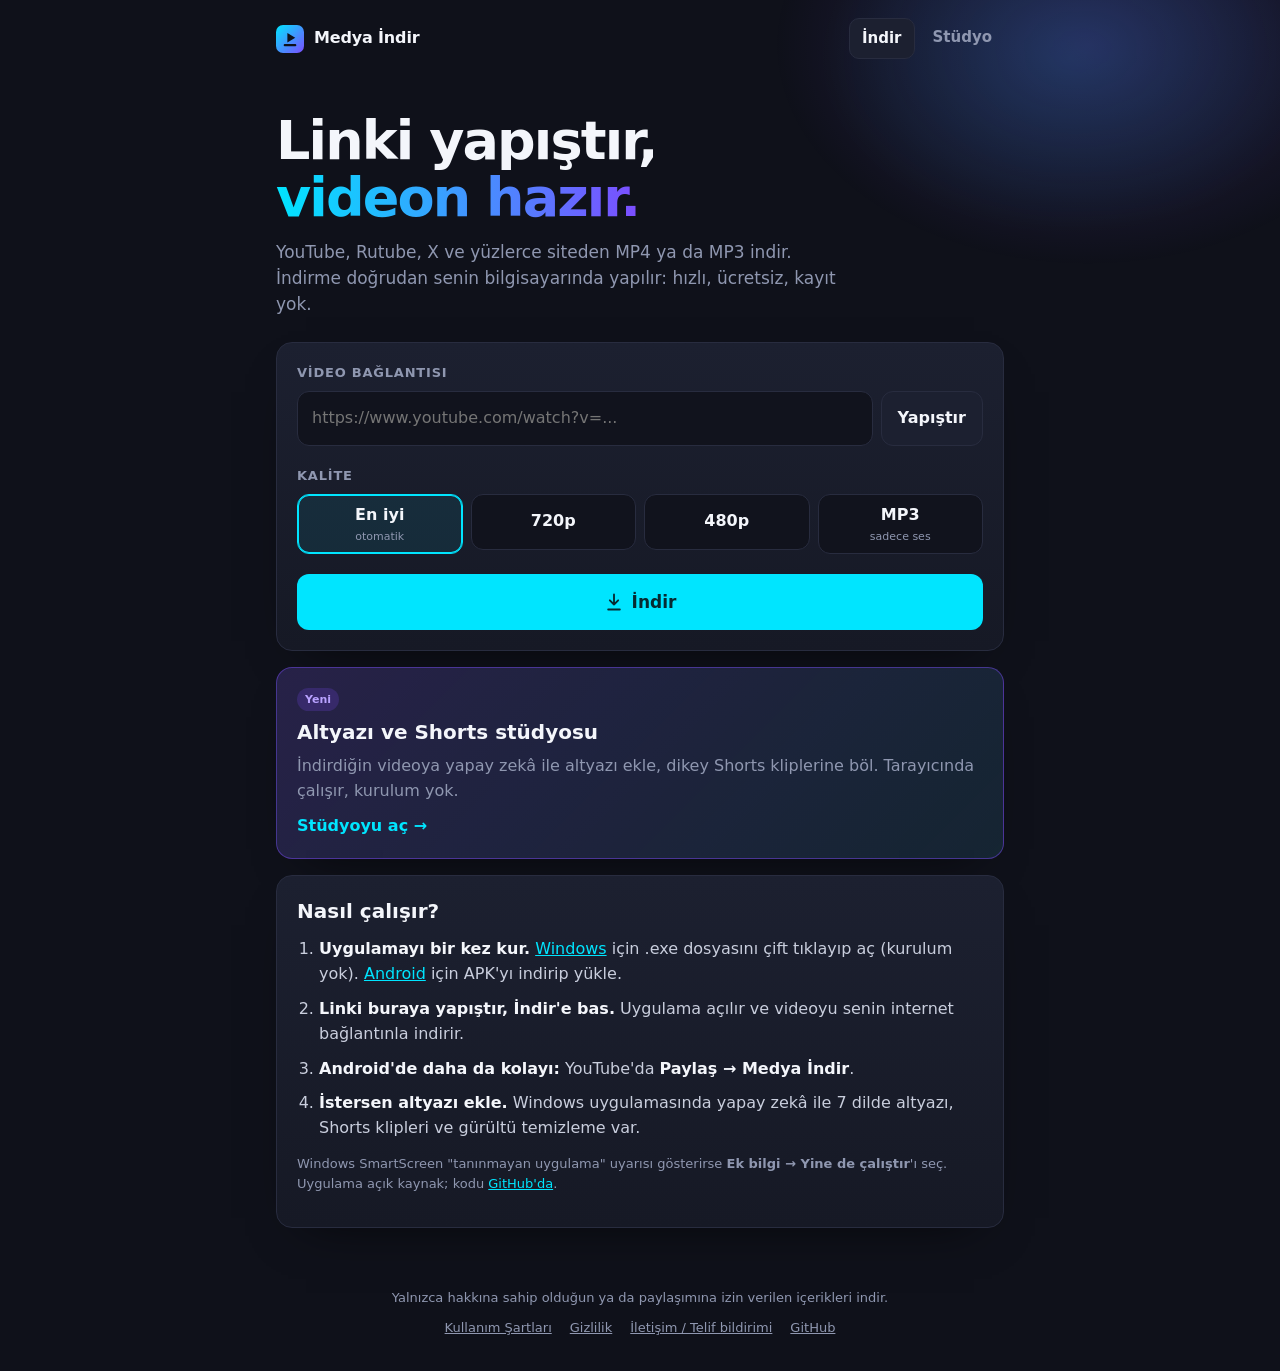
<file: site/index.html>
<!doctype html>
<html lang="tr">
<head>
  <meta charset="utf-8">
  <meta name="viewport" content="width=device-width, initial-scale=1">
  <title>Medya İndir — Linki yapıştır, videon hazır</title>
  <meta name="description" content="Video bağlantısını yapıştır, MP4 veya MP3 olarak bilgisayarına indir. Ücretsiz ve açık kaynak. Yapay zekâ altyazı ve Shorts klipleri.">
  <meta name="theme-color" content="#0F111A">
  <meta property="og:type" content="website">
  <meta property="og:title" content="Medya İndir — Linki yapıştır, videon hazır">
  <meta property="og:description" content="Video bağlantısını yapıştır, MP4 veya MP3 olarak indir. Yapay zekâ altyazı ve Shorts klipleri.">
  <meta property="og:image" content="https://medyaindir.com.tr/og-image.png">
  <meta property="og:locale" content="tr_TR">
  <meta name="twitter:card" content="summary_large_image">
  <link rel="icon" href="favicon.svg" type="image/svg+xml">
  <link rel="stylesheet" href="style.css">
</head>
<body>
  <div class="glow" aria-hidden="true"></div>

  <header class="topbar">
    <a class="brand" href="./">
      <img src="favicon.svg" alt="" width="28" height="28">
      <span>Medya İndir</span>
    </a>
    <nav class="nav">
      <a href="./" aria-current="page">İndir</a>
      <a href="studyo.html">Stüdyo</a>
    </nav>
  </header>

  <main class="wrap">
    <section class="hero">
      <h1>Linki yapıştır,<br><span class="accent">videon hazır.</span></h1>
      <p>YouTube, Rutube, X ve yüzlerce siteden MP4 ya da MP3 indir. İndirme doğrudan senin bilgisayarında yapılır: hızlı, ücretsiz, kayıt yok.</p>
    </section>

    <div class="banner" id="mobile-banner" hidden role="status">
      <strong>iPhone desteklenmiyor.</strong>
      <span>Apple bu tür uygulamalara izin vermiyor. Windows bilgisayarından ya da Android telefondan kullanabilirsin.</span>
    </div>

    <form class="card" id="form" novalidate>
      <label class="label" for="url">Video bağlantısı</label>
      <div class="url-row">
        <input id="url" name="url" type="url" inputmode="url" autocomplete="off" spellcheck="false"
               placeholder="https://www.youtube.com/watch?v=..." required>
        <button type="button" class="btn ghost" id="paste-btn">Yapıştır</button>
      </div>

      <fieldset class="chips">
        <legend class="label">Kalite</legend>
        <label><input type="radio" name="format" value="best" checked><span>En iyi <small>otomatik</small></span></label>
        <label><input type="radio" name="format" value="720p"><span>720p</span></label>
        <label><input type="radio" name="format" value="480p"><span>480p</span></label>
        <label><input type="radio" name="format" value="mp3"><span>MP3 <small>sadece ses</small></span></label>
      </fieldset>

      <p class="error" id="form-error" role="alert" hidden></p>

      <button type="submit" class="btn primary" id="submit-btn">
        <svg viewBox="0 0 24 24" width="20" height="20" aria-hidden="true"><path d="M12 3v12m0 0l-5-5m5 5l5-5M5 21h14" fill="none" stroke="currentColor" stroke-width="2.2" stroke-linecap="round" stroke-linejoin="round"/></svg>
        <span>İndir</span>
      </button>
    </form>

    <section class="card result" id="opened" hidden aria-live="polite">
      <div class="result-icon" aria-hidden="true">
        <svg viewBox="0 0 24 24" width="26" height="26"><path d="M5 12.5l4.5 4.5L19 7.5" fill="none" stroke="currentColor" stroke-width="2.6" stroke-linecap="round" stroke-linejoin="round"/></svg>
      </div>
      <p class="result-title">Uygulamada açılıyor</p>
      <p class="muted">Tarayıcı "Medya İndir açılsın mı?" diye sorarsa <b>Aç</b>'a bas. İndirme uygulamada başlar, dosya İndirilenler klasörüne kaydedilir.</p>
      <p class="muted small" id="no-app-hint">Hiçbir şey olmadıysa uygulama henüz kurulu değil:</p>
      <a class="btn primary" id="get-app" href="#" rel="noopener">Uygulamayı indir (ücretsiz)</a>
      <p class="muted small" id="apk-hint" hidden>APK'yı açarken "bilinmeyen uygulamalara izin ver" sorulursa izin ver. Uygulama Google Play'de değil, doğrudan GitHub'dan iner.</p>
      <button type="button" class="btn link" id="again-btn">Yeni bağlantı</button>
    </section>

    <a class="card studio-promo" href="studyo.html">
      <span class="badge">Yeni</span>
      <span class="promo-title">Altyazı ve Shorts stüdyosu</span>
      <span class="muted">İndirdiğin videoya yapay zekâ ile altyazı ekle, dikey Shorts kliplerine böl. Tarayıcında çalışır, kurulum yok.</span>
      <span class="promo-cta">Stüdyoyu aç →</span>
    </a>

    <section class="card how" id="nasil">
      <h2>Nasıl çalışır?</h2>
      <ol>
        <li><b>Uygulamayı bir kez kur.</b> <a href="#" data-win-link>Windows</a> için .exe dosyasını çift tıklayıp aç (kurulum yok). <a href="#" data-android-link>Android</a> için APK'yı indirip yükle.</li>
        <li><b>Linki buraya yapıştır, İndir'e bas.</b> Uygulama açılır ve videoyu senin internet bağlantınla indirir.</li>
        <li><b>Android'de daha da kolayı:</b> YouTube'da <b>Paylaş → Medya İndir</b>.</li>
        <li><b>İstersen altyazı ekle.</b> Windows uygulamasında yapay zekâ ile 7 dilde altyazı, Shorts klipleri ve gürültü temizleme var.</li>
      </ol>
      <p class="muted small">Windows SmartScreen "tanınmayan uygulama" uyarısı gösterirse <b>Ek bilgi → Yine de çalıştır</b>'ı seç. Uygulama açık kaynak; kodu <a href="https://github.com/Oguzhan61-dilmac/media-downloader-hub" target="_blank" rel="noopener">GitHub'da</a>.</p>
    </section>
  </main>

  <footer class="footer">
    <p>Yalnızca hakkına sahip olduğun ya da paylaşımına izin verilen içerikleri indir.</p>
    <nav class="footer-links">
      <a href="kullanim-sartlari.html">Kullanım Şartları</a>
      <a href="gizlilik.html">Gizlilik</a>
      <a href="https://github.com/Oguzhan61-dilmac/media-downloader-hub/issues" target="_blank" rel="noopener">İletişim / Telif bildirimi</a>
      <a href="https://github.com/Oguzhan61-dilmac/media-downloader-hub" target="_blank" rel="noopener">GitHub</a>
    </nav>
  </footer>

  <script src="app.js"></script>
</body>
</html>
</file>
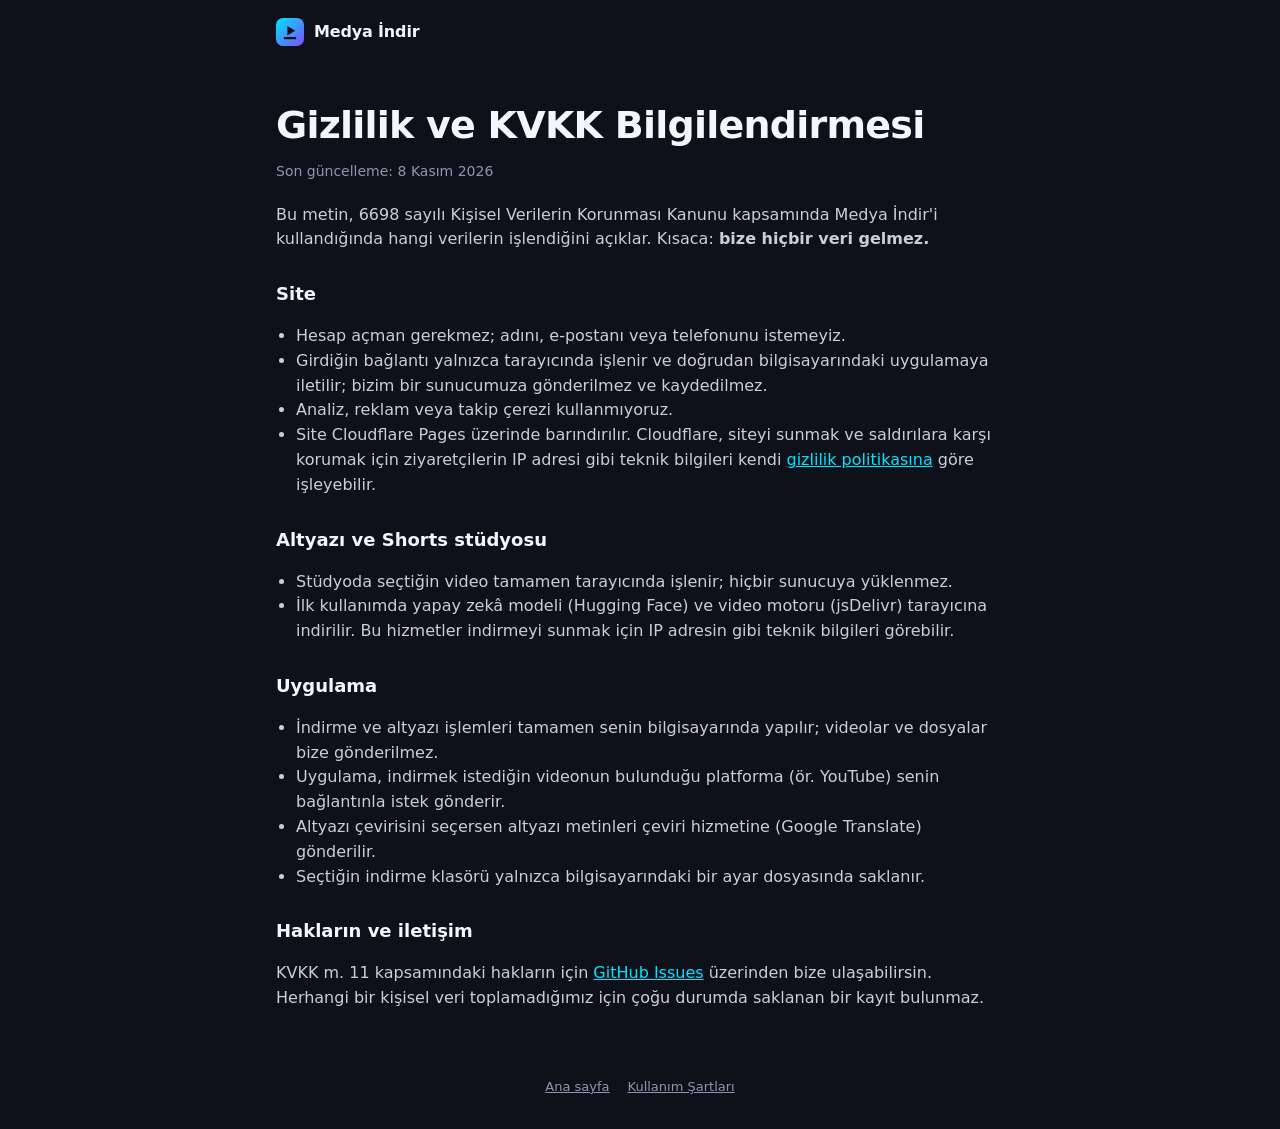
<file: site/gizlilik.html>
<!doctype html>
<html lang="tr">
<head>
  <meta charset="utf-8">
  <meta name="viewport" content="width=device-width, initial-scale=1">
  <title>Gizlilik — Medya İndir</title>
  <meta name="description" content="Medya İndir gizlilik politikası ve KVKK bilgilendirmesi.">
  <link rel="icon" href="favicon.svg" type="image/svg+xml">
  <link rel="stylesheet" href="style.css">
</head>
<body>
  <!-- ŞABLON: Yayına almadan önce bir hukukçuya kontrol ettir. -->
  <header class="topbar">
    <a class="brand" href="./"><img src="favicon.svg" alt="" width="28" height="28"><span>Medya İndir</span></a>
  </header>

  <main class="wrap legal">
    <h1>Gizlilik ve KVKK Bilgilendirmesi</h1>
    <p class="updated">Son güncelleme: 8 Kasım 2026</p>

    <p>Bu metin, 6698 sayılı Kişisel Verilerin Korunması Kanunu kapsamında Medya İndir'i kullandığında
      hangi verilerin işlendiğini açıklar. Kısaca: <b>bize hiçbir veri gelmez.</b></p>

    <h2>Site</h2>
    <ul>
      <li>Hesap açman gerekmez; adını, e-postanı veya telefonunu istemeyiz.</li>
      <li>Girdiğin bağlantı yalnızca tarayıcında işlenir ve doğrudan bilgisayarındaki uygulamaya iletilir; bizim bir sunucumuza gönderilmez ve kaydedilmez.</li>
      <li>Analiz, reklam veya takip çerezi kullanmıyoruz.</li>
      <li>Site Cloudflare Pages üzerinde barındırılır. Cloudflare, siteyi sunmak ve saldırılara karşı korumak için ziyaretçilerin IP adresi gibi teknik bilgileri kendi
        <a href="https://www.cloudflare.com/privacypolicy/" target="_blank" rel="noopener">gizlilik politikasına</a> göre işleyebilir.</li>
    </ul>

    <h2>Altyazı ve Shorts stüdyosu</h2>
    <ul>
      <li>Stüdyoda seçtiğin video tamamen tarayıcında işlenir; hiçbir sunucuya yüklenmez.</li>
      <li>İlk kullanımda yapay zekâ modeli (Hugging Face) ve video motoru (jsDelivr) tarayıcına indirilir. Bu hizmetler indirmeyi sunmak için IP adresin gibi teknik bilgileri görebilir.</li>
    </ul>

    <h2>Uygulama</h2>
    <ul>
      <li>İndirme ve altyazı işlemleri tamamen senin bilgisayarında yapılır; videolar ve dosyalar bize gönderilmez.</li>
      <li>Uygulama, indirmek istediğin videonun bulunduğu platforma (ör. YouTube) senin bağlantınla istek gönderir.</li>
      <li>Altyazı çevirisini seçersen altyazı metinleri çeviri hizmetine (Google Translate) gönderilir.</li>
      <li>Seçtiğin indirme klasörü yalnızca bilgisayarındaki bir ayar dosyasında saklanır.</li>
    </ul>

    <h2>Hakların ve iletişim</h2>
    <p>KVKK m. 11 kapsamındaki hakların için
      <a href="https://github.com/Oguzhan61-dilmac/media-downloader-hub/issues" target="_blank" rel="noopener">GitHub Issues</a> üzerinden bize ulaşabilirsin.
      Herhangi bir kişisel veri toplamadığımız için çoğu durumda saklanan bir kayıt bulunmaz.</p>
  </main>

  <footer class="footer">
    <nav class="footer-links">
      <a href="./">Ana sayfa</a>
      <a href="kullanim-sartlari.html">Kullanım Şartları</a>
    </nav>
  </footer>
</body>
</html>
</file>
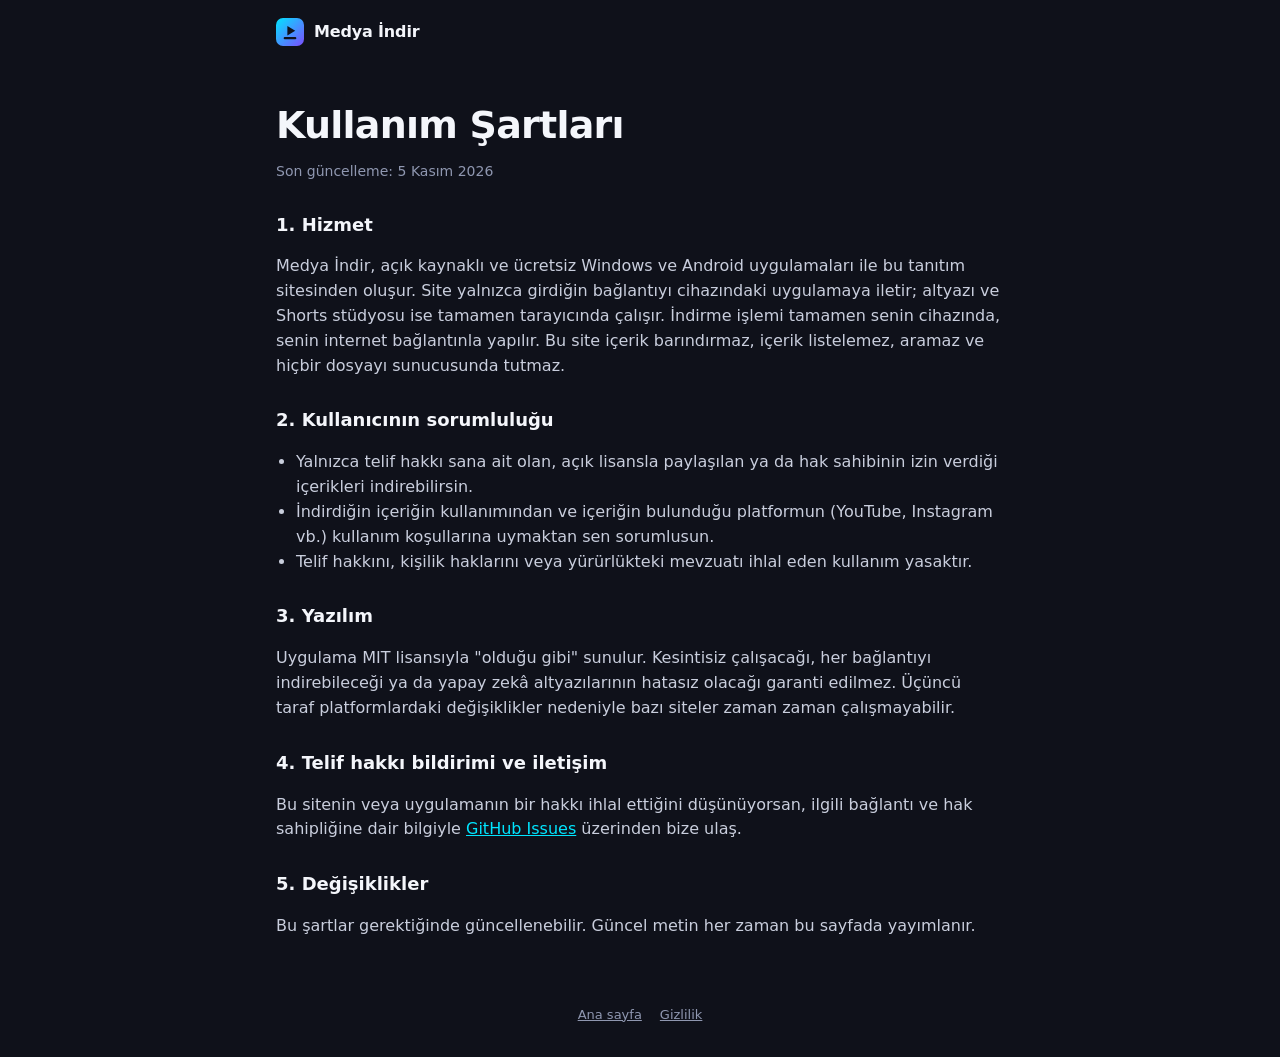
<file: site/kullanim-sartlari.html>
<!doctype html>
<html lang="tr">
<head>
  <meta charset="utf-8">
  <meta name="viewport" content="width=device-width, initial-scale=1">
  <title>Kullanım Şartları — Medya İndir</title>
  <meta name="description" content="Medya İndir kullanım şartları ve telif hakkı bildirimi.">
  <link rel="icon" href="favicon.svg" type="image/svg+xml">
  <link rel="stylesheet" href="style.css">
</head>
<body>
  <!-- ŞABLON: Yayına almadan önce bir hukukçuya kontrol ettir. -->
  <header class="topbar">
    <a class="brand" href="./"><img src="favicon.svg" alt="" width="28" height="28"><span>Medya İndir</span></a>
  </header>

  <main class="wrap legal">
    <h1>Kullanım Şartları</h1>
    <p class="updated">Son güncelleme: 5 Kasım 2026</p>

    <h2>1. Hizmet</h2>
    <p>Medya İndir, açık kaynaklı ve ücretsiz Windows ve Android uygulamaları ile bu tanıtım sitesinden oluşur.
      Site yalnızca girdiğin bağlantıyı cihazındaki uygulamaya iletir; altyazı ve Shorts stüdyosu ise tamamen tarayıcında çalışır. İndirme işlemi tamamen senin cihazında,
      senin internet bağlantınla yapılır. Bu site içerik barındırmaz, içerik listelemez, aramaz ve hiçbir dosyayı sunucusunda tutmaz.</p>

    <h2>2. Kullanıcının sorumluluğu</h2>
    <ul>
      <li>Yalnızca telif hakkı sana ait olan, açık lisansla paylaşılan ya da hak sahibinin izin verdiği içerikleri indirebilirsin.</li>
      <li>İndirdiğin içeriğin kullanımından ve içeriğin bulunduğu platformun (YouTube, Instagram vb.) kullanım koşullarına uymaktan sen sorumlusun.</li>
      <li>Telif hakkını, kişilik haklarını veya yürürlükteki mevzuatı ihlal eden kullanım yasaktır.</li>
    </ul>

    <h2>3. Yazılım</h2>
    <p>Uygulama MIT lisansıyla "olduğu gibi" sunulur. Kesintisiz çalışacağı, her bağlantıyı indirebileceği ya da yapay zekâ
      altyazılarının hatasız olacağı garanti edilmez. Üçüncü taraf platformlardaki değişiklikler nedeniyle bazı siteler zaman zaman çalışmayabilir.</p>

    <h2>4. Telif hakkı bildirimi ve iletişim</h2>
    <p>Bu sitenin veya uygulamanın bir hakkı ihlal ettiğini düşünüyorsan, ilgili bağlantı ve hak sahipliğine dair bilgiyle
      <a href="https://github.com/Oguzhan61-dilmac/media-downloader-hub/issues" target="_blank" rel="noopener">GitHub Issues</a> üzerinden bize ulaş.</p>

    <h2>5. Değişiklikler</h2>
    <p>Bu şartlar gerektiğinde güncellenebilir. Güncel metin her zaman bu sayfada yayımlanır.</p>
  </main>

  <footer class="footer">
    <nav class="footer-links">
      <a href="./">Ana sayfa</a>
      <a href="gizlilik.html">Gizlilik</a>
    </nav>
  </footer>
</body>
</html>
</file>
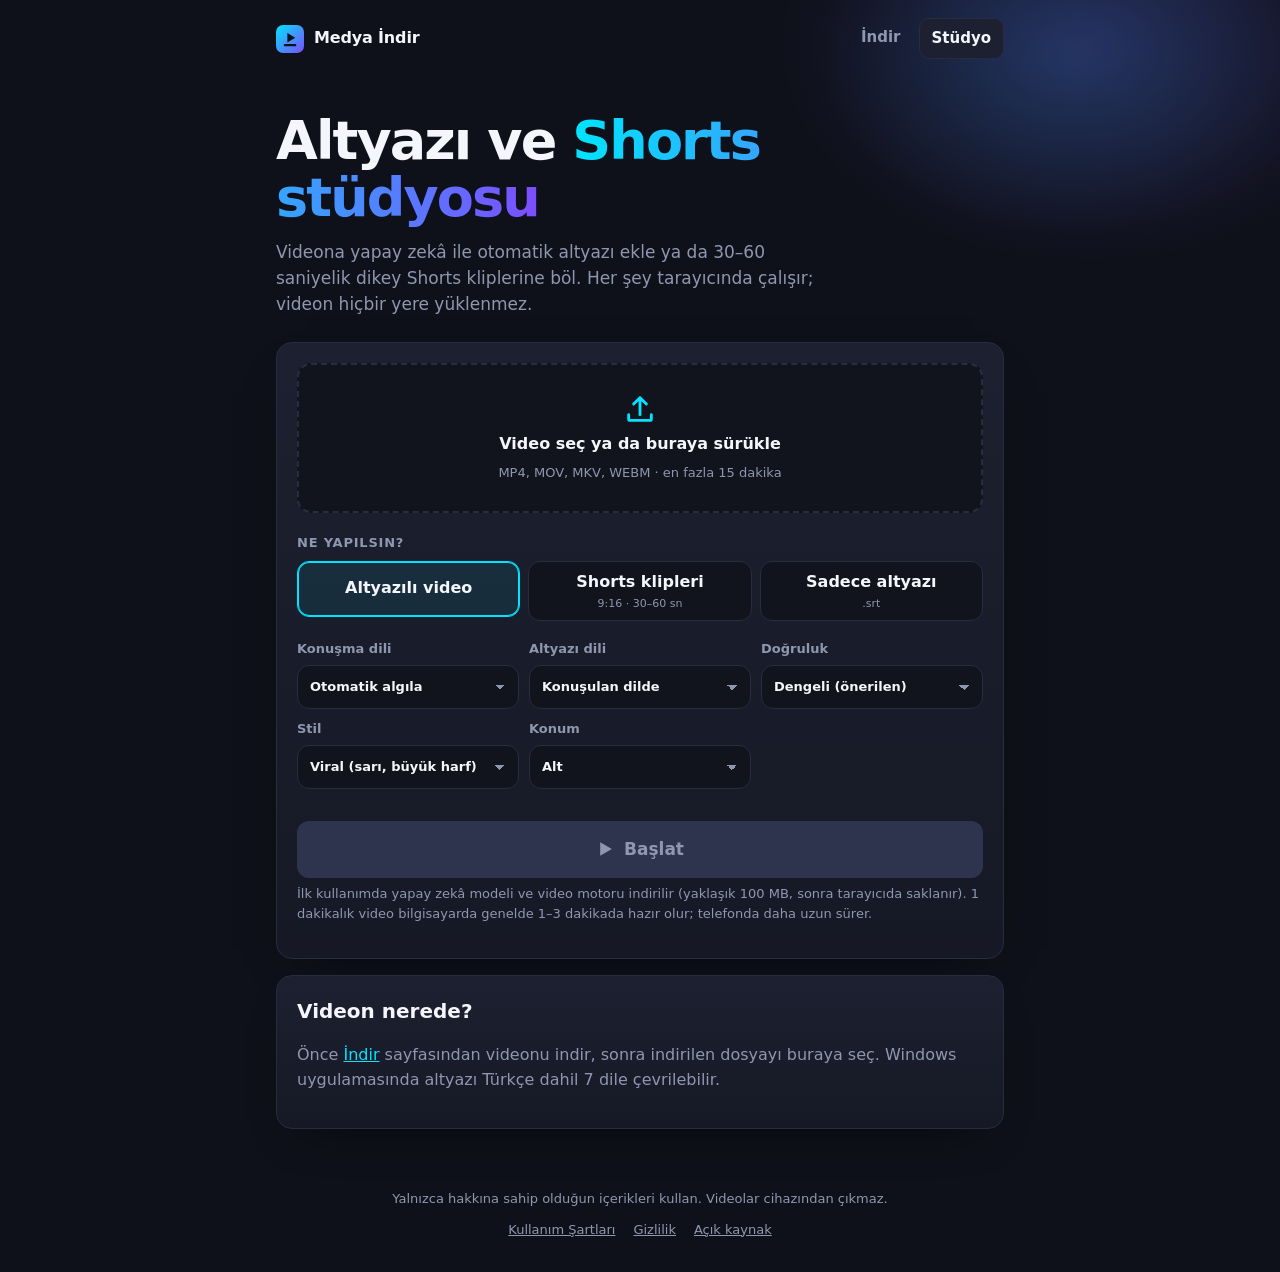
<file: site/studyo.html>
<!doctype html>
<html lang="tr">
<head>
  <meta charset="utf-8">
  <meta name="viewport" content="width=device-width, initial-scale=1">
  <title>Altyazı ve Shorts Stüdyosu — Medya İndir</title>
  <meta name="description" content="Videona yapay zekâ ile otomatik altyazı ekle, Shorts/Reels kliplerine böl. Ücretsiz, kayıt yok, video cihazından çıkmaz.">
  <meta name="theme-color" content="#0F111A">
  <meta property="og:type" content="website">
  <meta property="og:title" content="Altyazı ve Shorts Stüdyosu — Medya İndir">
  <meta property="og:description" content="Yapay zekâ ile otomatik altyazı ve dikey Shorts klipleri. Tarayıcında çalışır, video cihazından çıkmaz.">
  <meta property="og:image" content="https://medyaindir.com.tr/og-image.png">
  <meta name="twitter:card" content="summary_large_image">
  <link rel="icon" href="favicon.svg" type="image/svg+xml">
  <link rel="stylesheet" href="style.css">
  <script src="vendor/jszip.min.js" defer></script>
</head>
<body>
  <div class="glow" aria-hidden="true"></div>

  <header class="topbar">
    <a class="brand" href="./">
      <img src="favicon.svg" alt="" width="28" height="28">
      <span>Medya İndir</span>
    </a>
    <nav class="nav">
      <a href="./">İndir</a>
      <a href="studyo.html" aria-current="page">Stüdyo</a>
    </nav>
  </header>

  <main class="wrap">
    <section class="hero">
      <h1>Altyazı ve <span class="accent">Shorts stüdyosu</span></h1>
      <p>Videona yapay zekâ ile otomatik altyazı ekle ya da 30–60 saniyelik dikey Shorts kliplerine böl. Her şey tarayıcında çalışır; videon hiçbir yere yüklenmez.</p>
    </section>

    <form class="card" id="studio-form" novalidate>
      <label class="dropzone" id="drop" for="file">
        <input type="file" id="file" accept="video/*,.mkv" hidden>
        <svg viewBox="0 0 24 24" width="34" height="34" aria-hidden="true"><path d="M12 16V4m0 0l-4.5 4.5M12 4l4.5 4.5M4 16v3a1 1 0 001 1h14a1 1 0 001-1v-3" fill="none" stroke="currentColor" stroke-width="2" stroke-linecap="round" stroke-linejoin="round"/></svg>
        <span class="drop-title">Video seç ya da buraya sürükle</span>
        <span class="muted small" id="file-info">MP4, MOV, MKV, WEBM · en fazla 15 dakika</span>
      </label>
      <video id="preview" class="preview" controls playsinline hidden></video>

      <fieldset class="chips chips-3">
        <legend class="label">Ne yapılsın?</legend>
        <label><input type="radio" name="mode" value="video" checked><span>Altyazılı video</span></label>
        <label><input type="radio" name="mode" value="shorts"><span>Shorts klipleri <small>9:16 · 30–60 sn</small></span></label>
        <label><input type="radio" name="mode" value="srt"><span>Sadece altyazı <small>.srt</small></span></label>
      </fieldset>

      <div class="studio-grid">
        <label>Konuşma dili
          <select name="lang">
            <option value="">Otomatik algıla</option>
            <option value="turkish">Türkçe</option>
            <option value="english">İngilizce</option>
            <option value="german">Almanca</option>
            <option value="arabic">Arapça</option>
            <option value="spanish">İspanyolca</option>
            <option value="french">Fransızca</option>
            <option value="russian">Rusça</option>
          </select>
        </label>
        <label>Altyazı dili
          <select name="output_lang">
            <option value="same">Konuşulan dilde</option>
            <option value="en">İngilizceye çevir</option>
          </select>
        </label>
        <label>Doğruluk
          <select name="model">
            <option value="onnx-community/whisper-base">Dengeli (önerilen)</option>
            <option value="onnx-community/whisper-tiny">Hızlı</option>
            <option value="onnx-community/whisper-small">En doğru (yavaş, ~250 MB)</option>
          </select>
        </label>
        <label>Stil
          <select name="style">
            <option value="viral">Viral (sarı, büyük harf)</option>
            <option value="minimal">Minimal kutu</option>
            <option value="neon">Neon</option>
          </select>
        </label>
        <label>Konum
          <select name="position">
            <option value="bottom">Alt</option>
            <option value="center">Orta</option>
            <option value="top">Üst</option>
          </select>
        </label>
      </div>

      <p class="error" id="studio-error" role="alert" hidden></p>

      <button type="submit" class="btn primary" id="start-btn" disabled>
        <svg viewBox="0 0 24 24" width="20" height="20" aria-hidden="true"><path d="M5 4l14 8-14 8z" fill="currentColor"/></svg>
        <span>Başlat</span>
      </button>
      <p class="hint">İlk kullanımda yapay zekâ modeli ve video motoru indirilir (yaklaşık 100 MB, sonra tarayıcıda saklanır). 1 dakikalık video bilgisayarda genelde 1–3 dakikada hazır olur; telefonda daha uzun sürer.</p>
    </form>

    <section class="card progress" id="studio-progress" hidden aria-live="polite">
      <div class="progress-head">
        <div>
          <p class="step" id="s-step">Hazırlanıyor...</p>
          <p class="detail" id="s-detail"></p>
        </div>
        <span class="pct" id="s-pct"></span>
      </div>
      <div class="bar"><div class="fill" id="s-fill"></div></div>
      <div class="progress-foot">
        <span class="muted small">Sekmeyi kapatma; işlem bu sayfada sürüyor.</span>
        <button type="button" class="btn link" id="s-cancel">İptal et</button>
      </div>
    </section>

    <section class="card" id="results" hidden>
      <div class="results-head">
        <div class="result-icon" aria-hidden="true">
          <svg viewBox="0 0 24 24" width="26" height="26"><path d="M5 12.5l4.5 4.5L19 7.5" fill="none" stroke="currentColor" stroke-width="2.6" stroke-linecap="round" stroke-linejoin="round"/></svg>
        </div>
        <div>
          <p class="result-title">Hazır</p>
          <p class="muted small" id="result-time"></p>
        </div>
      </div>
      <ul class="result-list" id="result-list"></ul>
      <button type="button" class="btn link" id="again">Başka bir video</button>
    </section>

    <section class="card how">
      <h2>Videon nerede?</h2>
      <p class="muted">Önce <a href="./">İndir</a> sayfasından videonu indir, sonra indirilen dosyayı buraya seç. Windows uygulamasında altyazı Türkçe dahil 7 dile çevrilebilir.</p>
    </section>
  </main>

  <footer class="footer">
    <p>Yalnızca hakkına sahip olduğun içerikleri kullan. Videolar cihazından çıkmaz.</p>
    <nav class="footer-links">
      <a href="kullanim-sartlari.html">Kullanım Şartları</a>
      <a href="gizlilik.html">Gizlilik</a>
      <a href="https://github.com/Oguzhan61-dilmac/media-downloader-hub" target="_blank" rel="noopener">Açık kaynak</a>
    </nav>
  </footer>

  <script type="module" src="studio.js"></script>
</body>
</html>
</file>
<file: site/style.css>
:root {
  --bg: #0F111A;
  --card: #161925;
  --card-2: #1C2030;
  --border: #282C3F;
  --input: #11131D;
  --text: #F4F6FB;
  --muted: #8F97B0;
  --accent: #00E5FF;
  --accent-ink: #062A31;
  --violet: #7C4DFF;
  --success: #00E676;
  --error: #FF6B6B;
  --warn: #FFD54F;
  --radius: 16px;
  --font: ui-sans-serif, system-ui, -apple-system, "Segoe UI", Roboto, "Helvetica Neue", Arial, sans-serif;
}

* { box-sizing: border-box; }
html { -webkit-text-size-adjust: 100%; }
body {
  margin: 0;
  min-height: 100vh;
  background: var(--bg);
  color: var(--text);
  font: 16px/1.55 var(--font);
  display: flex;
  flex-direction: column;
  overflow-x: hidden;
}
[hidden] { display: none !important; }
a { color: var(--accent); }

.glow {
  position: fixed;
  inset: -30vh -20vw auto auto;
  width: 70vw;
  height: 70vh;
  background: radial-gradient(closest-side, rgba(124, 77, 255, .22), transparent 70%),
              radial-gradient(closest-side, rgba(0, 229, 255, .14), transparent 70%) 40% 60% / 80% 80% no-repeat;
  pointer-events: none;
  z-index: 0;
}

.topbar, .wrap, .footer { position: relative; z-index: 1; }

.topbar {
  display: flex;
  align-items: center;
  justify-content: space-between;
  gap: 12px;
  max-width: 760px;
  width: 100%;
  margin: 0 auto;
  padding: 18px 16px;
}
.brand {
  display: inline-flex;
  align-items: center;
  gap: 10px;
  color: var(--text);
  text-decoration: none;
  font-weight: 700;
  letter-spacing: -.01em;
}
.toplink { color: var(--muted); text-decoration: none; font-size: 14px; }
.toplink:hover { color: var(--text); }

.wrap {
  max-width: 760px;
  width: 100%;
  margin: 0 auto;
  padding: 8px 16px 40px;
  flex: 1;
}

.hero { padding: 28px 0 24px; }
.hero h1 {
  margin: 0 0 12px;
  font-size: clamp(34px, 7vw, 54px);
  line-height: 1.05;
  letter-spacing: -.035em;
  font-weight: 800;
}
.accent {
  background: linear-gradient(90deg, var(--accent), var(--violet));
  -webkit-background-clip: text;
  background-clip: text;
  color: transparent;
}
.hero p { margin: 0; max-width: 560px; color: var(--muted); font-size: 17px; }

.banner {
  display: grid;
  gap: 4px;
  margin-bottom: 16px;
  padding: 14px 16px;
  border: 1px solid rgba(255, 213, 79, .35);
  background: rgba(255, 213, 79, .08);
  border-radius: 12px;
  font-size: 14px;
}
.banner strong { color: var(--warn); }

.card {
  background: linear-gradient(180deg, var(--card-2), var(--card));
  border: 1px solid var(--border);
  border-radius: var(--radius);
  padding: 20px;
  margin-bottom: 16px;
  box-shadow: 0 20px 50px -30px rgba(0, 0, 0, .8);
}

.label {
  display: block;
  font-size: 13px;
  font-weight: 600;
  color: var(--muted);
  text-transform: uppercase;
  letter-spacing: .06em;
  margin-bottom: 8px;
  padding: 0;
}

.url-row { display: flex; gap: 8px; }
input[type="url"], select {
  width: 100%;
  min-width: 0;
  background: var(--input);
  color: var(--text);
  border: 1px solid var(--border);
  border-radius: 12px;
  padding: 14px 14px;
  font: inherit;
  outline: none;
  transition: border-color .15s, box-shadow .15s;
}
input[type="url"]:focus, select:focus {
  border-color: var(--accent);
  box-shadow: 0 0 0 3px rgba(0, 229, 255, .18);
}
select { padding: 11px 12px; appearance: none; background-image: linear-gradient(45deg, transparent 50%, var(--muted) 50%), linear-gradient(135deg, var(--muted) 50%, transparent 50%); background-position: calc(100% - 18px) 52%, calc(100% - 13px) 52%; background-size: 5px 5px; background-repeat: no-repeat; padding-right: 32px; }

.btn {
  display: inline-flex;
  align-items: center;
  justify-content: center;
  gap: 8px;
  border: 0;
  border-radius: 12px;
  font: inherit;
  font-weight: 700;
  cursor: pointer;
  text-decoration: none;
  transition: transform .08s, filter .15s, background .15s;
}
.btn:active { transform: translateY(1px); }
.btn.primary {
  width: 100%;
  padding: 15px 18px;
  background: var(--accent);
  color: var(--accent-ink);
  font-size: 17px;
}
.btn.primary:hover { filter: brightness(1.08); }
.btn.primary:disabled { background: #2E344E; color: var(--muted); cursor: progress; }
.btn.ghost {
  flex: none;
  padding: 0 16px;
  background: var(--card-2);
  color: var(--text);
  border: 1px solid var(--border);
}
.btn.ghost:hover { border-color: var(--accent); }
.btn.link { background: none; color: var(--muted); padding: 8px; font-weight: 600; }
.btn.link:hover { color: var(--text); }

.chips {
  display: grid;
  grid-template-columns: repeat(4, 1fr);
  gap: 8px;
  border: 0;
  margin: 20px 0 0;
  padding: 0;
}
.chips legend { grid-column: 1 / -1; }
.chips label { position: relative; }
.chips input { position: absolute; opacity: 0; pointer-events: none; }
.chips span {
  display: flex;
  flex-direction: column;
  align-items: center;
  justify-content: center;
  min-height: 56px;
  padding: 8px 6px;
  text-align: center;
  border: 1px solid var(--border);
  border-radius: 12px;
  background: var(--input);
  font-weight: 700;
  cursor: pointer;
  transition: border-color .15s, background .15s;
}
.chips small { font-weight: 500; font-size: 11px; color: var(--muted); }
.chips input:checked + span {
  border-color: var(--accent);
  background: rgba(0, 229, 255, .08);
  box-shadow: inset 0 0 0 1px var(--accent);
}
.chips input:focus-visible + span { outline: 2px solid var(--accent); outline-offset: 2px; }

.studio {
  margin: 20px 0 0;
  border: 1px solid var(--border);
  border-radius: 12px;
  background: rgba(124, 77, 255, .05);
  padding: 0 14px;
}
.studio summary {
  display: flex;
  align-items: center;
  gap: 10px;
  padding: 14px 0;
  cursor: pointer;
  list-style: none;
  font-weight: 700;
}
.studio summary::-webkit-details-marker { display: none; }
.studio summary::after {
  content: "";
  margin-left: auto;
  width: 8px;
  height: 8px;
  border-right: 2px solid var(--muted);
  border-bottom: 2px solid var(--muted);
  transform: rotate(45deg);
  transition: transform .2s;
}
.studio[open] summary::after { transform: rotate(-135deg); }
.badge {
  flex: none;
  white-space: nowrap;
  font-size: 11px;
  font-weight: 700;
  padding: 3px 8px;
  border-radius: 99px;
  background: rgba(124, 77, 255, .2);
  color: #B9A2FF;
}
.studio.disabled { opacity: .5; pointer-events: none; }

.studio-grid {
  display: grid;
  grid-template-columns: repeat(3, 1fr);
  gap: 10px;
  margin: 4px 0 12px;
}
.studio-grid label { display: grid; gap: 6px; font-size: 13px; color: var(--muted); font-weight: 600; }
.studio-grid.off { opacity: .45; }

.switch {
  display: flex;
  align-items: center;
  gap: 12px;
  padding: 8px 0;
  cursor: pointer;
  font-weight: 600;
}
.switch input { position: absolute; opacity: 0; pointer-events: none; }
.switch small { color: var(--muted); font-weight: 500; }
.track {
  flex: none;
  position: relative;
  width: 42px;
  height: 24px;
  border-radius: 99px;
  background: #2A2F45;
  transition: background .15s;
}
.track::after {
  content: "";
  position: absolute;
  top: 3px;
  left: 3px;
  width: 18px;
  height: 18px;
  border-radius: 50%;
  background: #fff;
  transition: transform .15s;
}
.switch input:checked + .track { background: var(--violet); }
.switch input:checked + .track::after { transform: translateX(18px); }
.switch input:focus-visible + .track { outline: 2px solid var(--accent); outline-offset: 2px; }
.switch input:disabled ~ * { opacity: .45; }

.hint { margin: 6px 0 14px; color: var(--muted); font-size: 13px; }
.error {
  margin: 16px 0 0;
  padding: 12px 14px;
  border-radius: 12px;
  background: rgba(255, 107, 107, .1);
  border: 1px solid rgba(255, 107, 107, .35);
  color: #FFC4C4;
  white-space: pre-line;
  font-size: 15px;
}
form .btn.primary { margin-top: 20px; }

.progress-head { display: flex; align-items: flex-start; justify-content: space-between; gap: 16px; }
.step { margin: 0; font-weight: 700; }
.detail { margin: 2px 0 0; color: var(--muted); font-size: 14px; min-height: 1.4em; }
.pct { font-weight: 800; font-size: 22px; color: var(--accent); font-variant-numeric: tabular-nums; }
.bar { margin-top: 14px; height: 10px; border-radius: 99px; background: #222638; overflow: hidden; }
.fill {
  height: 100%;
  width: 0;
  border-radius: inherit;
  background: linear-gradient(90deg, var(--accent), var(--violet));
  transition: width .4s ease;
}
.progress.indeterminate .fill { width: 35% !important; animation: slide 1.2s ease-in-out infinite; }
@keyframes slide { from { transform: translateX(-100%); } to { transform: translateX(290%); } }
.progress-foot { display: flex; justify-content: flex-end; margin-top: 8px; }

.result { text-align: center; }
.result-icon {
  width: 52px;
  height: 52px;
  margin: 4px auto 10px;
  border-radius: 50%;
  display: grid;
  place-items: center;
  background: rgba(0, 230, 118, .12);
  color: var(--success);
}
.result-title { margin: 0; font-size: 20px; font-weight: 800; }
.result-file { margin: 6px 0 2px; word-break: break-word; }
.result .btn.primary { margin-top: 14px; }
.muted { color: var(--muted); }
.small { font-size: 13px; }

.footer {
  max-width: 760px;
  width: 100%;
  margin: 0 auto;
  padding: 0 16px 32px;
  color: var(--muted);
  font-size: 13px;
  text-align: center;
}
.footer p { margin: 4px 0; }
.footer-links { display: flex; flex-wrap: wrap; justify-content: center; gap: 6px 18px; margin-top: 10px; }
.footer-links a { color: var(--muted); }
.footer-links a:hover { color: var(--text); }
.turnstile { margin-top: 18px; display: flex; justify-content: center; min-height: 65px; }

/* legal pages */
.legal { max-width: 760px; }
.legal h1 { font-size: clamp(28px, 5vw, 38px); letter-spacing: -.02em; margin: 24px 0 6px; }
.legal h2 { font-size: 18px; margin: 28px 0 8px; }
.legal p, .legal li { color: #C9CEDD; }
.legal ul { padding-left: 20px; }
.legal .updated { color: var(--muted); font-size: 14px; margin: 0 0 20px; }

@media (max-width: 560px) {
  .chips { grid-template-columns: repeat(2, 1fr); }
  .studio-grid { grid-template-columns: 1fr; }
  .card { padding: 16px; }
  .hero { padding-top: 12px; }
  .toplink { display: none; }
}

@media (prefers-reduced-motion: reduce) {
  * { transition: none !important; animation: none !important; }
}

/* "how it works" card (static site) */
.how h2 { margin: 0 0 10px; font-size: 20px; }
.how ol { margin: 0 0 12px; padding-left: 22px; display: grid; gap: 10px; }
.how li { color: #C9CEDD; }
.how li b { color: var(--text); }
.result .muted { max-width: 520px; margin: 6px auto; }

/* nav */
.nav { display: flex; gap: 6px; }
.nav a { color: var(--muted); text-decoration: none; font-weight: 600; font-size: 15px; padding: 8px 12px; border-radius: 10px; }
.nav a:hover { color: var(--text); }
.nav a[aria-current="page"] { color: var(--text); background: var(--card-2); border: 1px solid var(--border); }

/* studio */
.dropzone {
  display: flex; flex-direction: column; align-items: center; justify-content: center; gap: 6px;
  min-height: 150px; padding: 20px; text-align: center; cursor: pointer;
  border: 2px dashed var(--border); border-radius: 14px; background: var(--input); color: var(--accent);
  transition: border-color .15s, background .15s;
}
.dropzone:hover, .dropzone.over { border-color: var(--accent); background: rgba(0, 229, 255, .05); }
.drop-title { color: var(--text); font-weight: 700; }
.preview { display: block; width: 100%; max-height: 360px; margin-top: 14px; border-radius: 12px; background: #000; }
.chips-3 { grid-template-columns: repeat(3, 1fr); }
.studio-grid { margin-top: 18px; }
.studio-grid select { width: 100%; }
.results-head { display: flex; align-items: center; gap: 14px; margin-bottom: 8px; }
.results-head .result-icon { margin: 0; }
.result-list { list-style: none; margin: 0; padding: 0; display: grid; gap: 12px; }
.result-item { border: 1px solid var(--border); border-radius: 12px; padding: 12px; background: var(--input); }
.result-item video { display: block; width: 100%; max-height: 420px; border-radius: 10px; background: #000; margin-bottom: 10px; }
.result-row { display: flex; align-items: center; justify-content: space-between; gap: 12px; word-break: break-word; }
.btn.small-btn { width: auto; padding: 10px 18px; font-size: 15px; flex: none; }
.progress-foot { justify-content: space-between; align-items: center; }

@media (max-width: 560px) {
  .chips-3 { grid-template-columns: 1fr; }
  .nav a { padding: 6px 8px; font-size: 14px; }
}

.studio-promo { display: grid; gap: 6px; text-decoration: none; color: inherit; border-color: rgba(124, 77, 255, .45); background: linear-gradient(135deg, rgba(124, 77, 255, .16), rgba(0, 229, 255, .06)), var(--card); transition: transform .12s, border-color .15s; }
.studio-promo:hover { transform: translateY(-2px); border-color: var(--violet); }
.studio-promo .badge { justify-self: start; }
.promo-title { font-size: 20px; font-weight: 800; }
.promo-cta { color: var(--accent); font-weight: 700; margin-top: 4px; }
</file>
